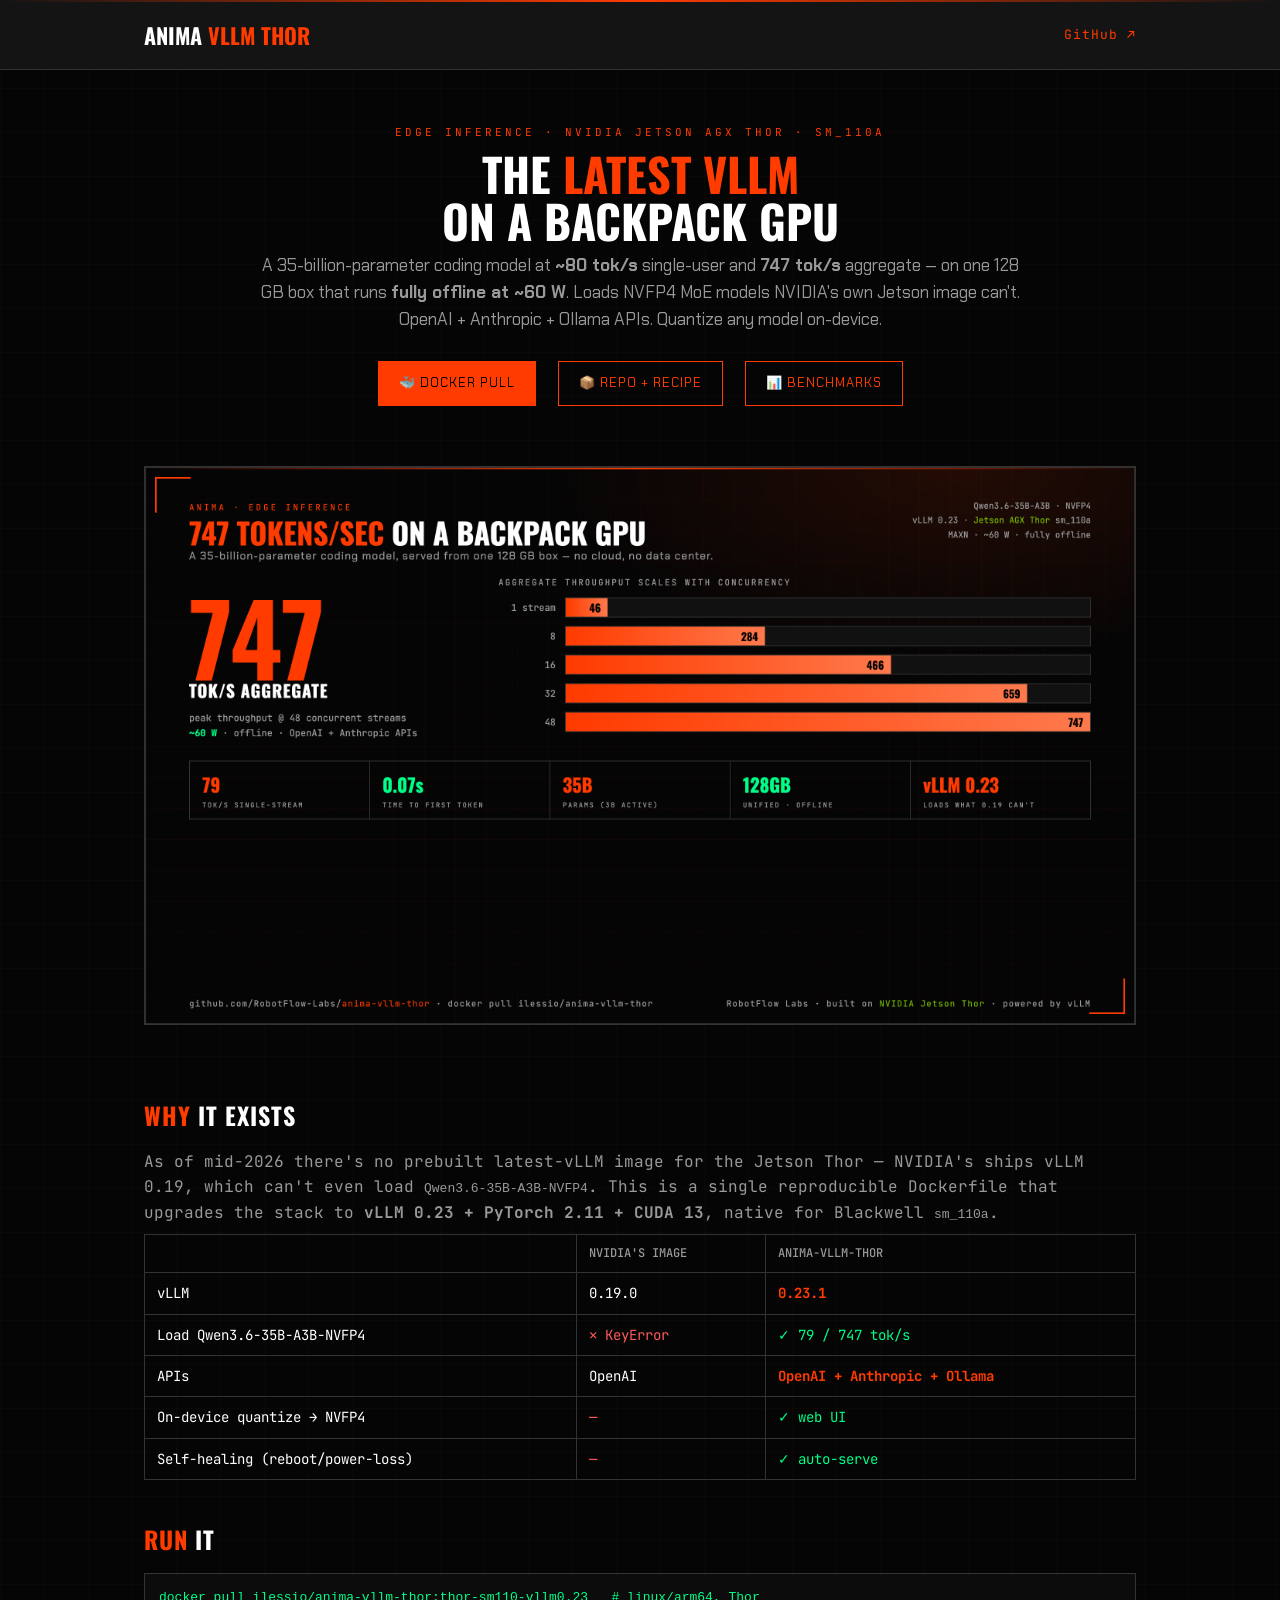
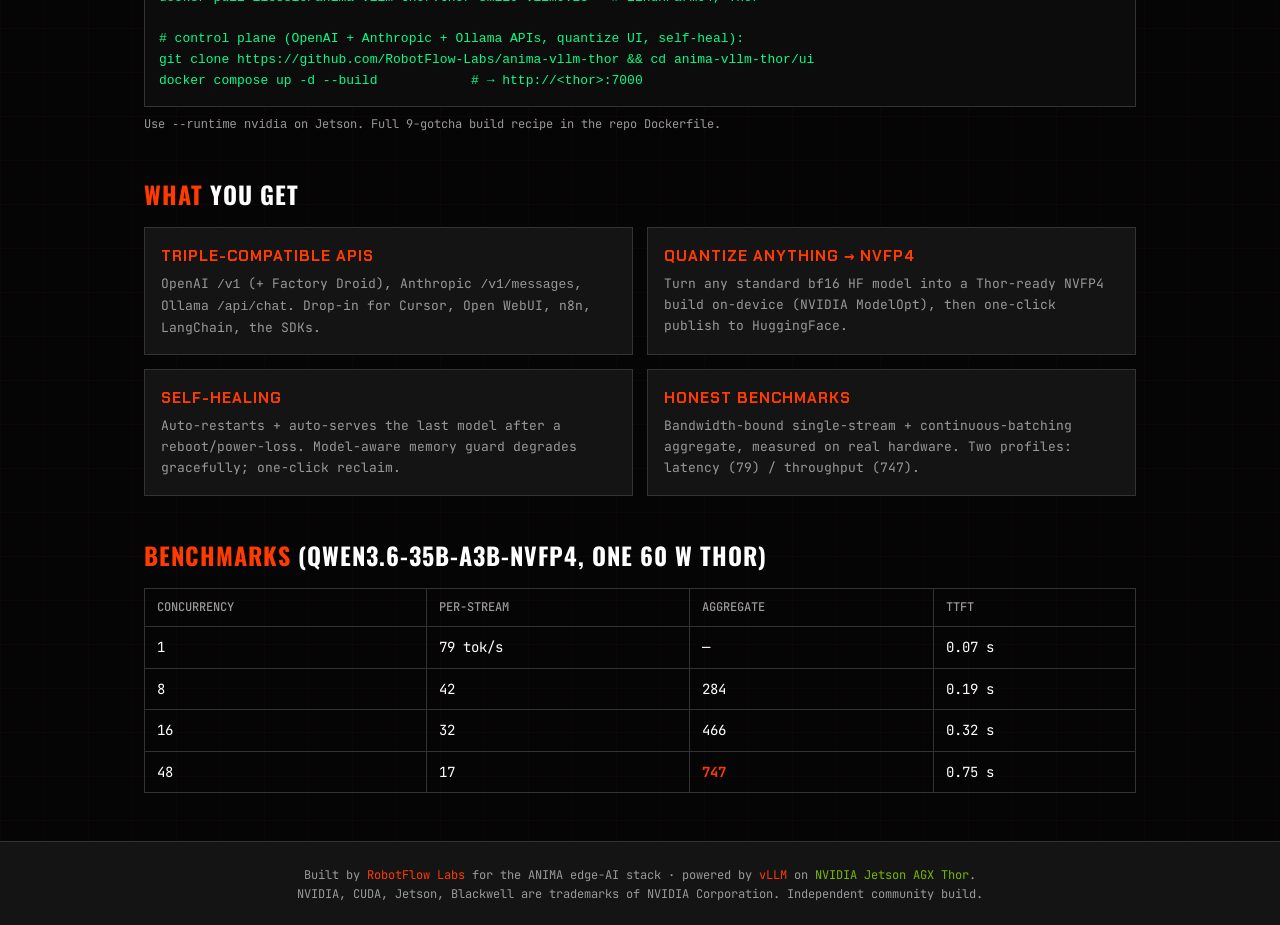
<file: docs/index.html>
<!DOCTYPE html>
<html lang="en"><head>
<meta charset="UTF-8"><meta name="viewport" content="width=device-width,initial-scale=1.0">
<title>ANIMA vLLM Thor — latest vLLM on NVIDIA Jetson AGX Thor</title>
<meta name="description" content="Run the latest vLLM on the NVIDIA Jetson AGX Thor (sm_110a). A 35B coder at ~80 tok/s single / 747 aggregate on a 60W offline box. OpenAI + Anthropic + Ollama APIs, on-device NVFP4 quantization.">
<link rel="icon" type="image/svg+xml" href="https://raw.githubusercontent.com/RobotFlow-Labs/anima-vllm-thor/main/ui/static/favicon.svg">
<link href="https://fonts.googleapis.com/css2?family=Oswald:wght@400;700;900&family=JetBrains+Mono:wght@400;500;700&family=Chakra+Petch:wght@400;500;600&display=swap" rel="stylesheet">
<style>
  :root{--ac:#FF3B00;--bg:#050505;--pan:#141414;--bd:#333;--tx:#fff;--dim:#999;--grn:#00FF88;--nv:#76B900;
    --fd:'Oswald',sans-serif;--fm:'JetBrains Mono',monospace;--ft:'Chakra Petch',sans-serif}
  *{margin:0;padding:0;box-sizing:border-box}
  body{font-family:var(--fm);background:var(--bg);color:var(--tx);line-height:1.6;
    background-image:linear-gradient(rgba(255,59,0,.03) 1px,transparent 1px),linear-gradient(90deg,rgba(255,59,0,.03) 1px,transparent 1px);background-size:44px 44px}
  .wrap{max-width:1040px;margin:0 auto;padding:0 24px}
  header{border-bottom:1px solid var(--bd);background:var(--pan)}
  .glow{height:2px;background:linear-gradient(90deg,transparent,var(--ac),transparent)}
  .nav{display:flex;align-items:center;gap:16px;padding:16px 24px;max-width:1040px;margin:0 auto}
  .brand{font-family:var(--fd);font-weight:900;font-size:22px;text-transform:uppercase}.brand span{color:var(--ac)}
  .nav a{margin-left:auto;color:var(--ac);text-decoration:none;font-size:13px;letter-spacing:1px}
  .hero{text-align:center;padding:54px 0 30px}
  .tag{font-size:11px;letter-spacing:3px;color:var(--ac);text-transform:uppercase}
  h1{font-family:var(--fd);font-weight:900;font-size:46px;text-transform:uppercase;line-height:1.02;margin:8px 0}
  h1 .ac{color:var(--ac)}
  .lede{font-family:var(--ft);font-size:17px;color:var(--dim);max-width:760px;margin:0 auto 22px}
  .cta a{display:inline-block;margin:6px;padding:11px 20px;border:1px solid var(--ac);color:var(--ac);text-decoration:none;
    font-family:var(--ft);text-transform:uppercase;letter-spacing:1px;font-size:13px}
  .cta a.solid{background:var(--ac);color:#000}
  img.shot{width:100%;border:1px solid var(--bd);margin:24px 0}
  h2{font-family:var(--fd);font-weight:700;font-size:24px;text-transform:uppercase;margin:40px 0 14px;letter-spacing:1px}
  h2 .ac{color:var(--ac)}
  table{width:100%;border-collapse:collapse;font-size:14px;margin:8px 0}
  th,td{border:1px solid var(--bd);padding:9px 12px;text-align:left}th{color:var(--dim);font-weight:500;font-size:12px;text-transform:uppercase}
  td b{color:var(--ac)} .grn{color:var(--grn)} .no{color:#ff5a5a}
  .feat{display:grid;grid-template-columns:1fr 1fr;gap:14px;margin:10px 0}
  .card{border:1px solid var(--bd);background:var(--pan);padding:16px}
  .card h3{font-family:var(--ft);font-size:15px;color:var(--ac);text-transform:uppercase;letter-spacing:1px;margin-bottom:6px}
  .card p{font-size:13px;color:var(--dim)}
  pre{background:#0c0c0c;border:1px solid var(--bd);padding:14px;overflow:auto;font-size:13px;color:var(--grn);margin:8px 0}
  .note{font-size:12px;color:var(--dim);margin-top:6px}
  footer{border-top:1px solid var(--bd);background:var(--pan);text-align:center;padding:24px;font-size:12px;color:var(--dim);margin-top:48px}
  footer a{color:var(--ac);text-decoration:none}
  .nv{color:var(--nv)}
</style></head>
<body>
<header><div class="glow"></div>
  <div class="nav"><div class="brand">ANIMA <span>vLLM THOR</span></div>
    <a href="https://github.com/RobotFlow-Labs/anima-vllm-thor">GitHub ↗</a></div>
</header>

<div class="wrap">
  <section class="hero">
    <div class="tag">EDGE INFERENCE · NVIDIA JETSON AGX THOR · sm_110a</div>
    <h1>The <span class="ac">latest vLLM</span><br>on a backpack GPU</h1>
    <p class="lede">A 35-billion-parameter coding model at <b>~80 tok/s</b> single-user and <b>747 tok/s</b>
      aggregate — on one 128 GB box that runs <b>fully offline at ~60 W</b>. Loads NVFP4 MoE models
      NVIDIA's own Jetson image can't. OpenAI + Anthropic + Ollama APIs. Quantize any model on-device.</p>
    <div class="cta">
      <a class="solid" href="https://hub.docker.com/r/ilessio/anima-vllm-thor">🐳 docker pull</a>
      <a href="https://github.com/RobotFlow-Labs/anima-vllm-thor">📦 Repo + recipe</a>
      <a href="https://github.com/RobotFlow-Labs/anima-vllm-thor/blob/main/docs/PERFORMANCE.md">📊 Benchmarks</a>
    </div>
  </section>

  <img class="shot" src="assets/bench_chart.png" alt="747 tok/s aggregate on Jetson Thor">

  <h2><span class="ac">Why</span> it exists</h2>
  <p style="color:var(--dim)">As of mid-2026 there's no prebuilt latest-vLLM image for the Jetson Thor — NVIDIA's ships vLLM 0.19,
    which can't even load <code>Qwen3.6-35B-A3B-NVFP4</code>. This is a single reproducible Dockerfile that
    upgrades the stack to <b>vLLM 0.23 + PyTorch 2.11 + CUDA 13</b>, native for Blackwell <code>sm_110a</code>.</p>

  <table>
    <tr><th></th><th>NVIDIA's image</th><th>anima-vllm-thor</th></tr>
    <tr><td>vLLM</td><td>0.19.0</td><td><b>0.23.1</b></td></tr>
    <tr><td>Load Qwen3.6-35B-A3B-NVFP4</td><td class="no">✕ KeyError</td><td class="grn">✓ 79 / 747 tok/s</td></tr>
    <tr><td>APIs</td><td>OpenAI</td><td><b>OpenAI + Anthropic + Ollama</b></td></tr>
    <tr><td>On-device quantize → NVFP4</td><td class="no">—</td><td class="grn">✓ web UI</td></tr>
    <tr><td>Self-healing (reboot/power-loss)</td><td class="no">—</td><td class="grn">✓ auto-serve</td></tr>
  </table>

  <h2><span class="ac">Run</span> it</h2>
  <pre>docker pull ilessio/anima-vllm-thor:thor-sm110-vllm0.23   # linux/arm64, Thor

# control plane (OpenAI + Anthropic + Ollama APIs, quantize UI, self-heal):
git clone https://github.com/RobotFlow-Labs/anima-vllm-thor && cd anima-vllm-thor/ui
docker compose up -d --build            # → http://&lt;thor&gt;:7000</pre>
  <p class="note">Use <code>--runtime nvidia</code> on Jetson. Full 9-gotcha build recipe in the repo Dockerfile.</p>

  <h2><span class="ac">What</span> you get</h2>
  <div class="feat">
    <div class="card"><h3>Triple-compatible APIs</h3><p>OpenAI <code>/v1</code> (+ Factory Droid), Anthropic <code>/v1/messages</code>, Ollama <code>/api/chat</code>. Drop-in for Cursor, Open WebUI, n8n, LangChain, the SDKs.</p></div>
    <div class="card"><h3>Quantize anything → NVFP4</h3><p>Turn any standard bf16 HF model into a Thor-ready NVFP4 build on-device (NVIDIA ModelOpt), then one-click publish to HuggingFace.</p></div>
    <div class="card"><h3>Self-healing</h3><p>Auto-restarts + auto-serves the last model after a reboot/power-loss. Model-aware memory guard degrades gracefully; one-click reclaim.</p></div>
    <div class="card"><h3>Honest benchmarks</h3><p>Bandwidth-bound single-stream + continuous-batching aggregate, measured on real hardware. Two profiles: latency (79) / throughput (747).</p></div>
  </div>

  <h2><span class="ac">Benchmarks</span> (Qwen3.6-35B-A3B-NVFP4, one 60 W Thor)</h2>
  <table>
    <tr><th>Concurrency</th><th>per-stream</th><th>aggregate</th><th>TTFT</th></tr>
    <tr><td>1</td><td>79 tok/s</td><td>—</td><td>0.07 s</td></tr>
    <tr><td>8</td><td>42</td><td>284</td><td>0.19 s</td></tr>
    <tr><td>16</td><td>32</td><td>466</td><td>0.32 s</td></tr>
    <tr><td>48</td><td>17</td><td><b>747</b></td><td>0.75 s</td></tr>
  </table>
</div>

<footer>
  Built by <a href="https://github.com/RobotFlow-Labs">RobotFlow Labs</a> for the ANIMA edge-AI stack ·
  powered by <a href="https://github.com/vllm-project/vllm">vLLM</a> on <span class="nv">NVIDIA Jetson AGX Thor</span>.<br>
  NVIDIA, CUDA, Jetson, Blackwell are trademarks of NVIDIA Corporation. Independent community build.
</footer>
</body></html>
</file>
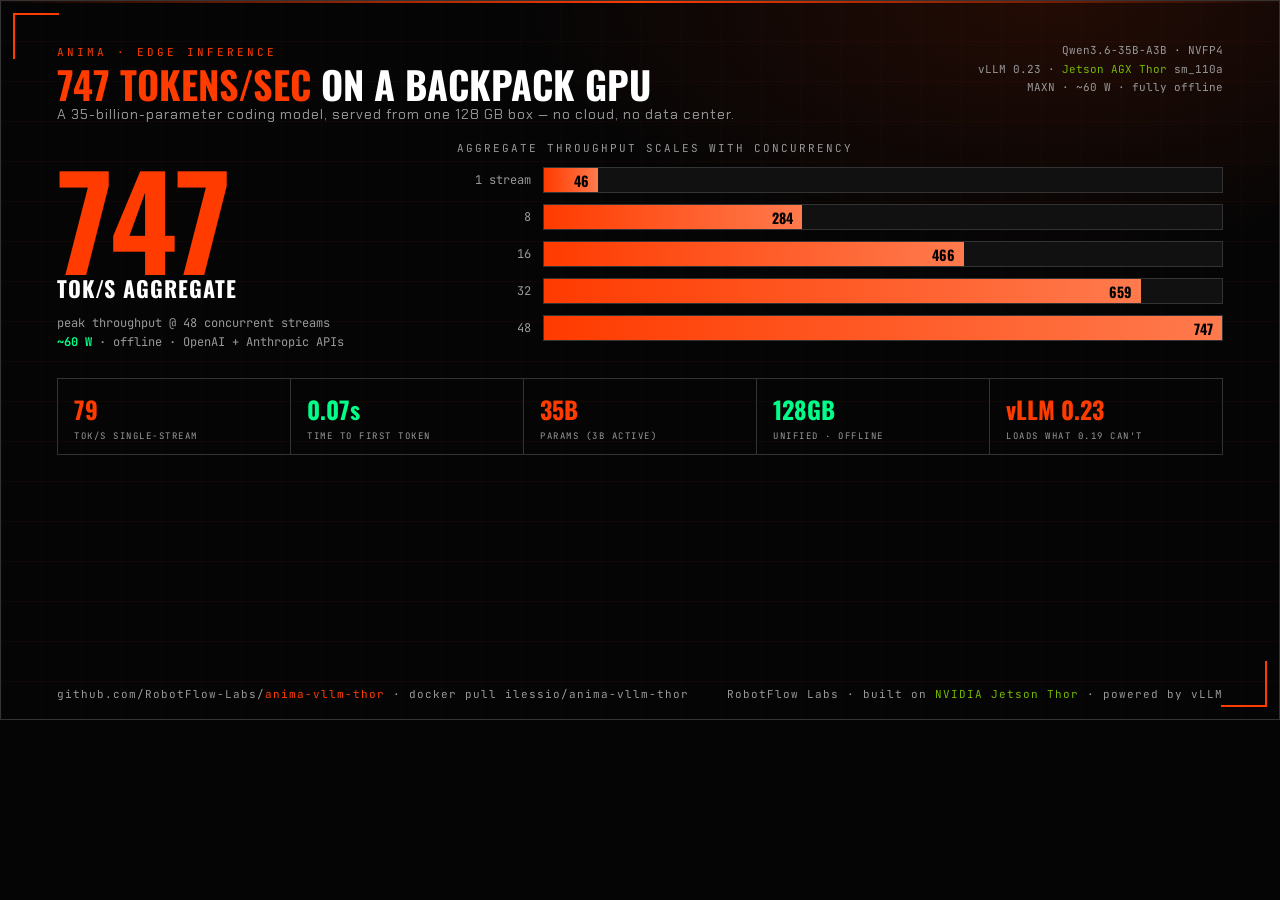
<file: assets/bench_chart.html>
<!DOCTYPE html>
<html lang="en"><head><meta charset="UTF-8">
<title>ANIMA Thor — Benchmarks</title>
<link href="https://fonts.googleapis.com/css2?family=Oswald:wght@400;500;700;900&family=JetBrains+Mono:wght@400;500;700&family=Chakra+Petch:wght@400;500;600;700&display=swap" rel="stylesheet">
<style>
  :root{--ac:#FF3B00;--bg:#050505;--pan:#1A1A1A;--bd:#333;--tx:#fff;--dim:#999;--grn:#00FF88;--nv:#76B900;
    --fd:'Oswald',sans-serif;--fm:'JetBrains Mono',monospace;--ft:'Chakra Petch',sans-serif;}
  *{margin:0;padding:0;box-sizing:border-box}
  body{font-family:var(--fm);background:var(--bg);color:var(--tx);display:flex;justify-content:center}
  .card{position:relative;width:1280px;height:720px;padding:44px 56px;overflow:hidden;
    background:radial-gradient(900px 420px at 82% 0%,rgba(255,59,0,.12),transparent 60%),
      linear-gradient(rgba(255,59,0,.04) 1px,transparent 1px),linear-gradient(90deg,rgba(255,59,0,.04) 1px,transparent 1px),var(--bg);
    background-size:auto,40px 40px,40px 40px,auto;border:1px solid var(--bd)}
  .card::before,.card::after{content:'';position:absolute;width:44px;height:44px;border-color:var(--ac);border-style:solid}
  .card::before{top:12px;left:12px;border-width:2px 0 0 2px}.card::after{bottom:12px;right:12px;border-width:0 2px 2px 0}
  .glow{position:absolute;top:0;left:0;right:0;height:2px;background:linear-gradient(90deg,transparent,var(--ac),transparent)}
  .tag{font-size:11px;letter-spacing:3px;color:var(--ac);text-transform:uppercase}
  h1{font-family:var(--fd);font-weight:900;font-size:38px;text-transform:uppercase;line-height:1;margin:6px 0 2px}
  h1 .ac{color:var(--ac)}
  .sub{font-family:var(--ft);font-size:14px;color:var(--dim);letter-spacing:1px;margin-bottom:18px}
  .stamp{position:absolute;top:40px;right:56px;text-align:right;font-size:11px;color:var(--dim);line-height:1.7}
  .stamp .nv{color:var(--nv)}
  .wrap{display:flex;gap:40px;align-items:flex-end}
  /* big number */
  .hero-num{flex:0 0 360px}
  .hero-num .big{font-family:var(--fd);font-weight:900;font-size:128px;color:var(--ac);line-height:.85}
  .hero-num .unit{font-family:var(--fd);font-weight:700;font-size:22px;color:var(--tx);letter-spacing:1px}
  .hero-num .cap{font-size:12px;color:var(--dim);margin-top:10px;line-height:1.6}
  .hero-num .cap b{color:var(--grn)}
  /* scaling bars */
  .bars{flex:1}
  .blabel{font-size:11px;letter-spacing:2px;color:var(--dim);text-transform:uppercase;margin-bottom:12px}
  .row{display:flex;align-items:center;gap:12px;margin-bottom:11px}
  .cn{width:74px;font-size:12px;color:var(--dim);text-align:right}
  .track{flex:1;height:26px;background:#111;border:1px solid var(--bd)}
  .fill{height:100%;background:linear-gradient(90deg,var(--ac),#ff7a4d);display:flex;align-items:center;justify-content:flex-end;padding-right:9px}
  .fv{font-family:var(--fd);font-weight:700;font-size:14px;color:#000}
  /* stat strip */
  .strip{display:flex;gap:0;margin-top:26px;border:1px solid var(--bd)}
  .st{flex:1;padding:12px 16px;border-right:1px solid var(--bd)}
  .st:last-child{border-right:none}
  .st .v{font-family:var(--fd);font-weight:700;font-size:24px;color:var(--ac)}
  .st .v.g{color:var(--grn)}
  .st .l{font-size:9px;letter-spacing:1.5px;color:var(--dim);text-transform:uppercase;margin-top:3px}
  .footer{position:absolute;bottom:18px;left:56px;right:56px;display:flex;justify-content:space-between;font-size:11px;color:var(--dim);letter-spacing:1px}
  .footer .ac{color:var(--ac)} .footer .nv{color:var(--nv)}
</style></head>
<body>
<div class="card">
  <div class="glow"></div>
  <div class="stamp">Qwen3.6-35B-A3B · NVFP4<br>vLLM 0.23 · <span class="nv">Jetson AGX Thor</span> sm_110a<br>MAXN · ~60 W · fully offline</div>
  <div class="tag">ANIMA · EDGE INFERENCE</div>
  <h1><span class="ac">747 TOKENS/SEC</span> ON A BACKPACK GPU</h1>
  <div class="sub">A 35-billion-parameter coding model, served from one 128 GB box — no cloud, no data center.</div>

  <div class="wrap">
    <div class="hero-num">
      <div class="big">747</div>
      <div class="unit">TOK/S AGGREGATE</div>
      <div class="cap">peak throughput @ 48 concurrent streams<br><b>~60 W</b> · offline · OpenAI + Anthropic APIs</div>
    </div>
    <div class="bars">
      <div class="blabel">Aggregate throughput scales with concurrency</div>
      <div class="row"><div class="cn">1 stream</div><div class="track"><div class="fill" style="width:8%"><span class="fv">46</span></div></div></div>
      <div class="row"><div class="cn">8</div><div class="track"><div class="fill" style="width:38%"><span class="fv">284</span></div></div></div>
      <div class="row"><div class="cn">16</div><div class="track"><div class="fill" style="width:62%"><span class="fv">466</span></div></div></div>
      <div class="row"><div class="cn">32</div><div class="track"><div class="fill" style="width:88%"><span class="fv">659</span></div></div></div>
      <div class="row"><div class="cn">48</div><div class="track"><div class="fill" style="width:100%"><span class="fv">747</span></div></div></div>
    </div>
  </div>

  <div class="strip">
    <div class="st"><div class="v">79</div><div class="l">tok/s single-stream</div></div>
    <div class="st"><div class="v g">0.07s</div><div class="l">time to first token</div></div>
    <div class="st"><div class="v">35B</div><div class="l">params (3B active)</div></div>
    <div class="st"><div class="v g">128GB</div><div class="l">unified · offline</div></div>
    <div class="st"><div class="v">vLLM 0.23</div><div class="l">loads what 0.19 can't</div></div>
  </div>

  <div class="footer">
    <span>github.com/RobotFlow-Labs/<span class="ac">anima-vllm-thor</span> · docker pull ilessio/anima-vllm-thor</span>
    <span>RobotFlow Labs · built on <span class="nv">NVIDIA Jetson Thor</span> · powered by vLLM</span>
  </div>
</div>
</body></html>
</file>
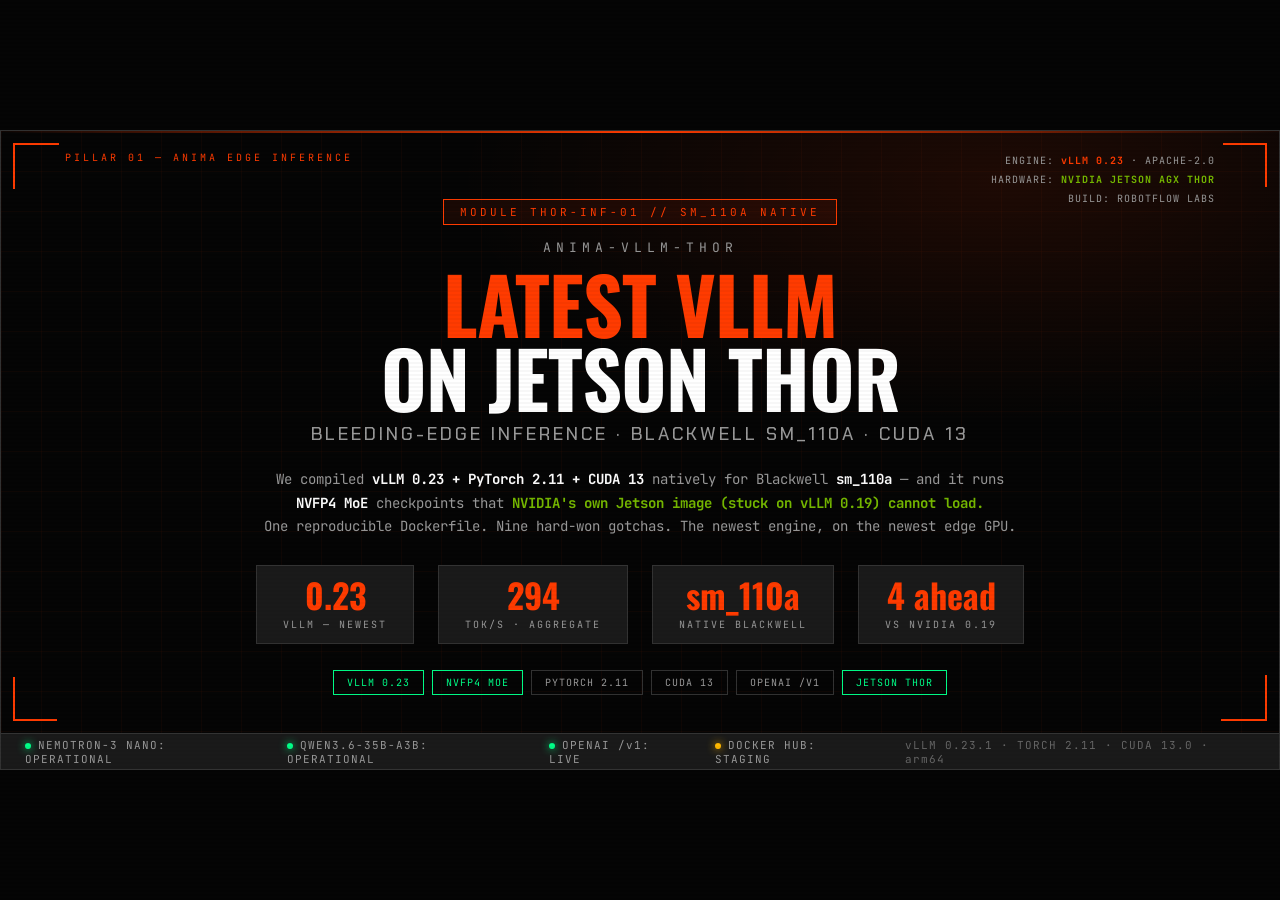
<file: assets/hero.html>
<!DOCTYPE html>
<html lang="en">
<head>
  <meta charset="UTF-8">
  <meta name="viewport" content="width=device-width, initial-scale=1.0">
  <title>ANIMA-VLLM-THOR // HERO</title>
  <link href="https://fonts.googleapis.com/css2?family=Oswald:wght@400;500;700;900&family=JetBrains+Mono:wght@400;500;700&family=Chakra+Petch:wght@400;500;600;700&display=swap" rel="stylesheet">
  <style>
    :root {
      --rf-accent: #FF3B00;
      --rf-accent-glow: rgba(255, 59, 0, 0.3);
      --rf-accent-dim: rgba(255, 59, 0, 0.15);
      --rf-bg: #050505;
      --rf-bg-panel: #1A1A1A;
      --rf-border: #333333;
      --rf-text: #ffffff;
      --rf-text-dim: #999999;
      --rf-text-muted: #666666;
      --rf-success: #00FF88;
      --rf-nv: #76B900;            /* NVIDIA green — used only for attribution chrome */
      --rf-font-display: 'Oswald', sans-serif;
      --rf-font-mono: 'JetBrains Mono', monospace;
      --rf-font-tech: 'Chakra Petch', sans-serif;
    }
    * { margin: 0; padding: 0; box-sizing: border-box; }
    body {
      font-family: var(--rf-font-mono);
      background: var(--rf-bg);
      color: var(--rf-text);
      display: flex; align-items: center; justify-content: center;
      min-height: 100vh; overflow: hidden;
    }
    body::after {
      content: ''; position: fixed; inset: 0; pointer-events: none; z-index: 9999;
      background: repeating-linear-gradient(to bottom, transparent, transparent 2px, rgba(0,0,0,0.03) 2px, rgba(0,0,0,0.03) 4px);
    }
    .hero-wrap {
      position: relative; width: 1280px; height: 640px;
      background:
        radial-gradient(900px 400px at 78% 8%, rgba(255,59,0,0.10), transparent 60%),
        linear-gradient(rgba(255,59,0,0.04) 1px, transparent 1px),
        linear-gradient(90deg, rgba(255,59,0,0.04) 1px, transparent 1px),
        var(--rf-bg);
      background-size: auto, 40px 40px, 40px 40px, auto;
      border: 1px solid var(--rf-border);
      display: flex; flex-direction: column; justify-content: center; align-items: center;
      overflow: hidden;
    }
    .hero-wrap::before, .hero-wrap::after {
      content: ''; position: absolute; width: 44px; height: 44px;
      border-color: var(--rf-accent); border-style: solid;
    }
    .hero-wrap::before { top: 12px; left: 12px; border-width: 2px 0 0 2px; }
    .hero-wrap::after  { bottom: 48px; right: 12px; border-width: 0 2px 2px 0; }
    .corner-tr, .corner-bl { position: absolute; width: 44px; height: 44px; border-color: var(--rf-accent); border-style: solid; }
    .corner-tr { top: 12px; right: 12px; border-width: 2px 2px 0 0; }
    .corner-bl { bottom: 48px; left: 12px; border-width: 0 0 2px 2px; }
    .glow-line {
      position: absolute; top: 0; left: 0; right: 0; height: 2px;
      background: linear-gradient(90deg, transparent, var(--rf-accent), transparent);
      animation: scan 3s ease-in-out infinite;
    }
    @keyframes scan { 0%,100%{opacity:.3} 50%{opacity:1} }

    .pillar-tag { position: absolute; top: 20px; left: 64px; font-size: 10px; color: var(--rf-accent); letter-spacing: 3px; text-transform: uppercase; }
    .credits { position: absolute; top: 20px; right: 64px; font-size: 10px; color: var(--rf-text-dim); letter-spacing: 1px; text-align: right; line-height: 1.9; }
    .credits b { color: var(--rf-nv); font-weight: 700; }
    .credits .vl { color: var(--rf-accent); font-weight: 700; }

    .hero-tag {
      font-family: var(--rf-font-mono); font-size: 11px; letter-spacing: 3px; color: var(--rf-accent);
      text-transform: uppercase; margin-bottom: 14px; padding: 5px 16px;
      border: 1px solid var(--rf-accent); background: rgba(255,59,0,0.08);
    }
    .module-code { font-family: var(--rf-font-mono); font-size: 13px; color: var(--rf-text-dim); letter-spacing: 5px; margin-bottom: 10px; }
    .hero-title { font-family: var(--rf-font-display); font-size: 78px; font-weight: 900; letter-spacing: -1px; line-height: .95; text-transform: uppercase; text-align: center; }
    .hero-title .accent { color: var(--rf-accent); }
    .hero-subtitle { font-family: var(--rf-font-tech); font-size: 18px; font-weight: 500; color: var(--rf-text-dim); letter-spacing: 3px; margin-top: 8px; margin-bottom: 22px; text-transform: uppercase; }
    .hero-desc { font-size: 14px; color: var(--rf-text-dim); max-width: 760px; text-align: center; line-height: 1.7; margin-bottom: 26px; }
    .hero-desc .hl { color: var(--rf-text); font-weight: 700; }
    .hero-desc .nv { color: var(--rf-nv); font-weight: 700; }

    .stats-row { display: flex; gap: 24px; margin-bottom: 26px; }
    .stat { text-align: center; padding: 12px 26px; border: 1px solid var(--rf-border); background: var(--rf-bg-panel); min-width: 150px; }
    .stat-value { font-family: var(--rf-font-display); font-size: 34px; font-weight: 700; color: var(--rf-accent); line-height: 1; }
    .stat-label { font-size: 10px; letter-spacing: 2px; color: var(--rf-text-dim); text-transform: uppercase; margin-top: 6px; }

    .tag-row { display: flex; gap: 8px; margin-bottom: 6px; }
    .tag { font-size: 10px; letter-spacing: 1px; padding: 5px 13px; border: 1px solid var(--rf-border); color: var(--rf-text-dim); text-transform: uppercase; }
    .tag.active { border-color: var(--rf-success); color: var(--rf-success); }

    .status-bar {
      position: absolute; bottom: 0; left: 0; right: 0; height: 36px; background: var(--rf-bg-panel);
      border-top: 1px solid var(--rf-border); display: flex; align-items: center; padding: 0 24px;
      gap: 26px; font-size: 11px; color: var(--rf-text-dim); letter-spacing: 1px;
    }
    .status-bar .dot { display: inline-block; width: 6px; height: 6px; border-radius: 50%; margin-right: 7px; }
    .dot.green { background: var(--rf-success); box-shadow: 0 0 8px var(--rf-success); }
    .dot.orange { background: #FFB800; box-shadow: 0 0 8px #FFB800; }
  </style>
</head>
<body>
  <div class="hero-wrap">
    <div class="glow-line"></div>
    <div class="corner-tr"></div>
    <div class="corner-bl"></div>

    <div class="pillar-tag">PILLAR 01 — ANIMA EDGE INFERENCE</div>
    <div class="credits">
      ENGINE: <span class="vl">vLLM 0.23</span> · APACHE-2.0<br>
      HARDWARE: <b>NVIDIA JETSON AGX THOR</b><br>
      BUILD: ROBOTFLOW LABS
    </div>

    <div class="hero-tag">MODULE THOR-INF-01 // sm_110a NATIVE</div>
    <div class="module-code">ANIMA-VLLM-THOR</div>
    <div class="hero-title"><span class="accent">LATEST vLLM</span><br>ON JETSON THOR</div>
    <div class="hero-subtitle">Bleeding-Edge Inference · Blackwell sm_110a · CUDA 13</div>

    <p class="hero-desc">
      We compiled <span class="hl">vLLM 0.23 + PyTorch 2.11 + CUDA 13</span> natively for Blackwell <span class="hl">sm_110a</span> —
      and it runs <span class="hl">NVFP4 MoE</span> checkpoints that <span class="nv">NVIDIA's own Jetson image (stuck on vLLM 0.19) cannot load.</span><br>
      One reproducible Dockerfile. Nine hard-won gotchas. The newest engine, on the newest edge GPU.
    </p>

    <div class="stats-row">
      <div class="stat"><div class="stat-value">0.23</div><div class="stat-label">vLLM — newest</div></div>
      <div class="stat"><div class="stat-value">294</div><div class="stat-label">tok/s · aggregate</div></div>
      <div class="stat"><div class="stat-value">sm_110a</div><div class="stat-label">native blackwell</div></div>
      <div class="stat"><div class="stat-value">4&nbsp;ahead</div><div class="stat-label">vs nvidia 0.19</div></div>
    </div>

    <div class="tag-row">
      <span class="tag active">vLLM 0.23</span>
      <span class="tag active">NVFP4 MoE</span>
      <span class="tag">PYTORCH 2.11</span>
      <span class="tag">CUDA 13</span>
      <span class="tag">OPENAI /v1</span>
      <span class="tag active">JETSON THOR</span>
    </div>

    <div class="status-bar">
      <span><span class="dot green"></span>NEMOTRON-3 NANO: OPERATIONAL</span>
      <span><span class="dot green"></span>QWEN3.6-35B-A3B: OPERATIONAL</span>
      <span><span class="dot green"></span>OPENAI /v1: LIVE</span>
      <span><span class="dot orange"></span>DOCKER HUB: STAGING</span>
      <span style="margin-left:auto; color:#666;">vLLM 0.23.1 · TORCH 2.11 · CUDA 13.0 · arm64</span>
    </div>
  </div>
</body>
</html>
</file>
